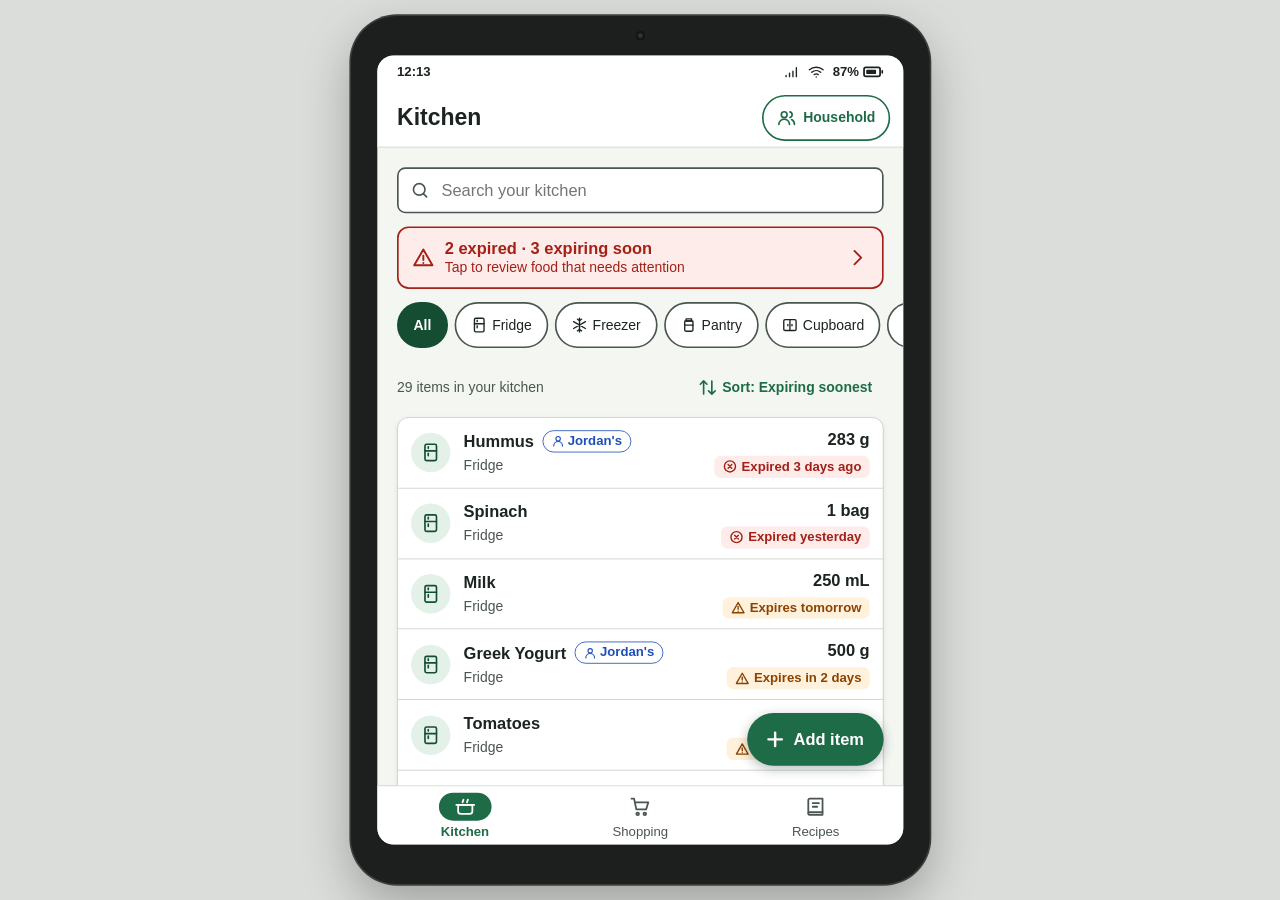
<file: index.html>
<!DOCTYPE html>
<html lang="en">
<head>
  <meta charset="UTF-8">
  <meta name="viewport" content="width=device-width, initial-scale=1">
  <title>Kitchen Companion</title>
  <link rel="stylesheet" href="css/style.css">
</head>
<body class="page">
  <div class="stage">
    <div class="device-scaler" id="scaler">
      <div class="device" id="device">
        <div class="device-camera" aria-hidden="true"></div>
        <div class="screen" id="screen">
          <div class="statusbar" aria-label="Device status">
            <span class="statusbar-time" id="clock">9:41</span>
            <span class="statusbar-icons">
              <svg class="icon" aria-label="Signal: full" role="img"><use href="#i-signal"></use></svg>
              <svg class="icon" aria-label="Wi-Fi: connected" role="img"><use href="#i-wifi"></use></svg>
              <span class="statusbar-battery"><span>87%</span><svg class="icon icon-battery" aria-label="Battery 87 percent" role="img"><use href="#i-battery"></use></svg></span>
            </span>
          </div>
          <header class="appbar" id="appbar"></header>
          <main class="main" id="main">
            <div class="view" id="view"></div>
            <div class="fab-slot" id="fab-slot"></div>
            <div class="toast-layer" id="toast-layer" aria-live="polite"></div>
          </main>
          <div class="keyboard" id="keyboard" aria-hidden="true"><img class="kb-text" src="assets/keyboard.svg" alt="" draggable="false"><img class="kb-num" src="assets/keypad.svg" alt="" draggable="false"></div>
          <nav class="bottomnav" id="nav" aria-label="Main"></nav>
          <div class="dialog-layer" id="dialog-layer"></div>
        </div>
      </div>
    </div>
  </div>

  <script src="js/icons.js"></script>
  <script src="js/data.js"></script>
  <script src="js/ui.js"></script>
  <script src="js/kitchen.js"></script>
  <script src="js/shopping.js"></script>
  <script src="js/recipes.js"></script>
  <script src="js/household.js"></script>
  <script src="js/app.js"></script>
</body>
</html>
</file>
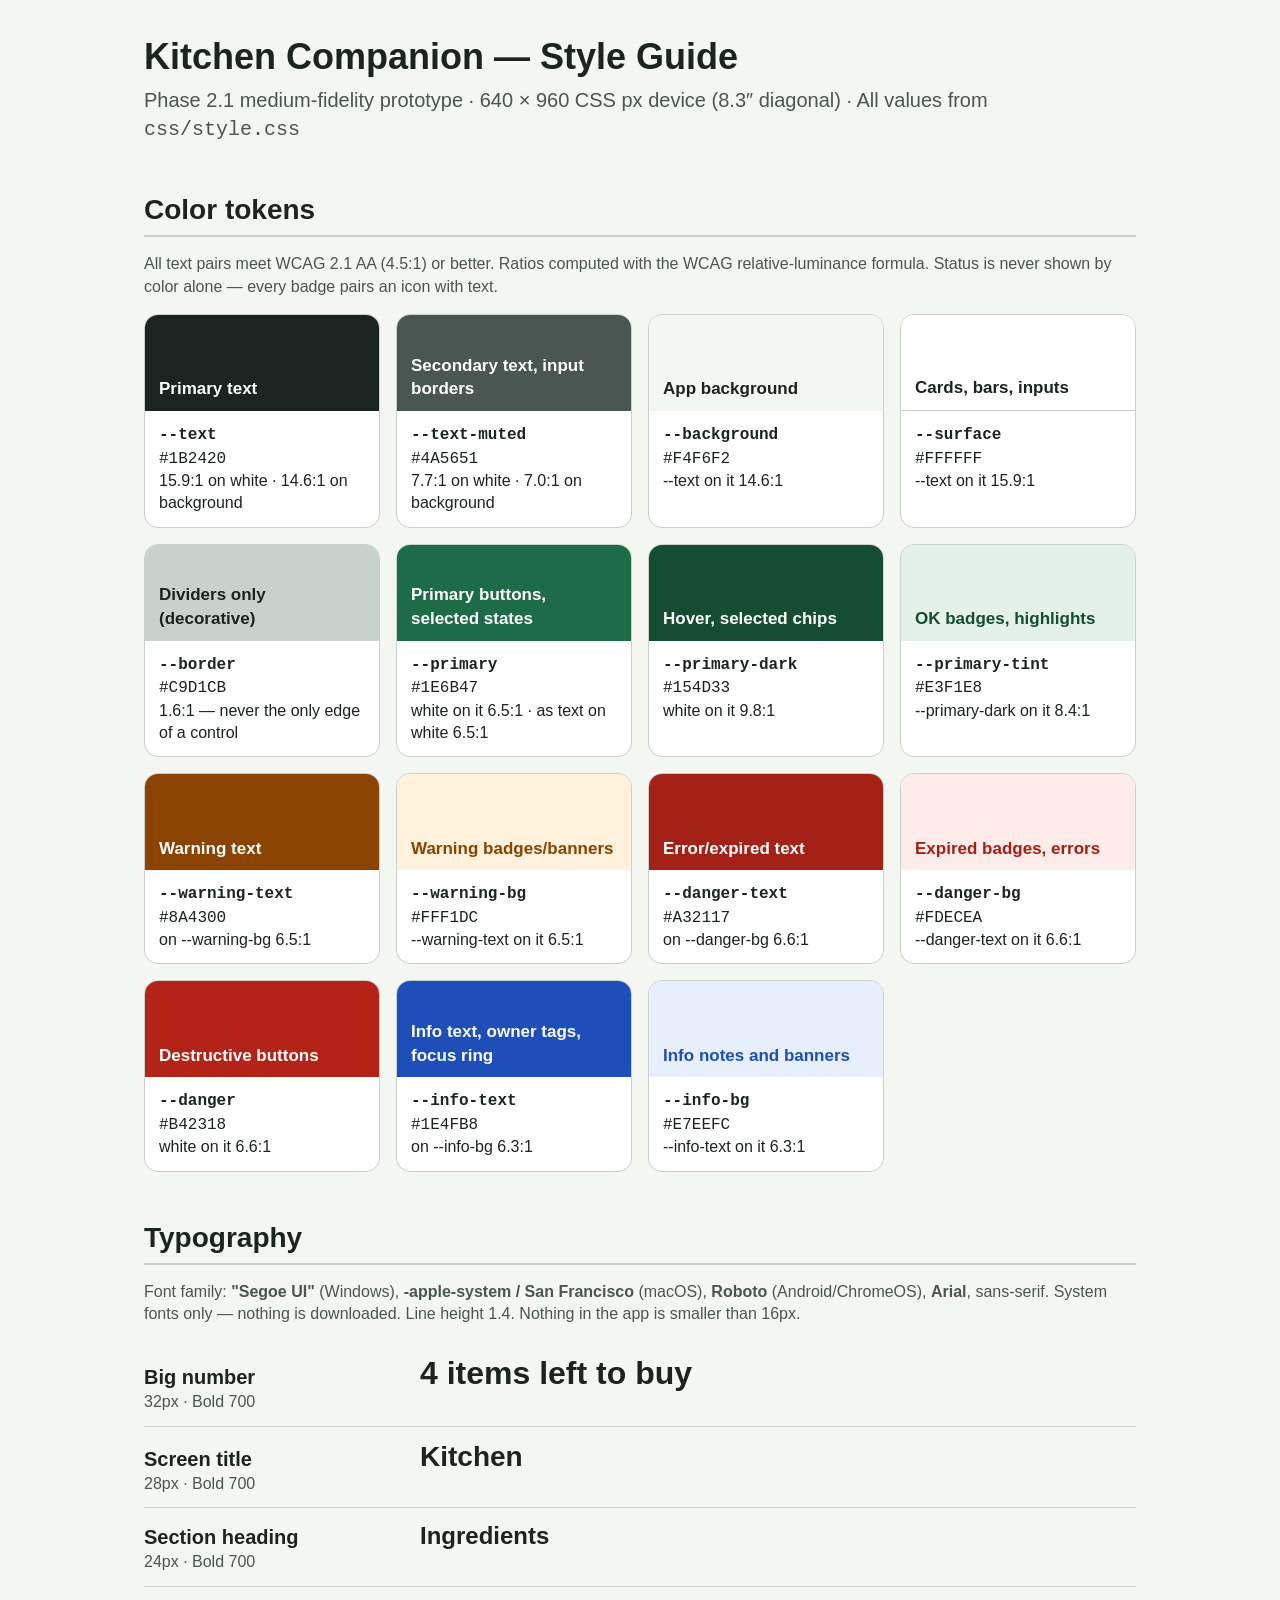
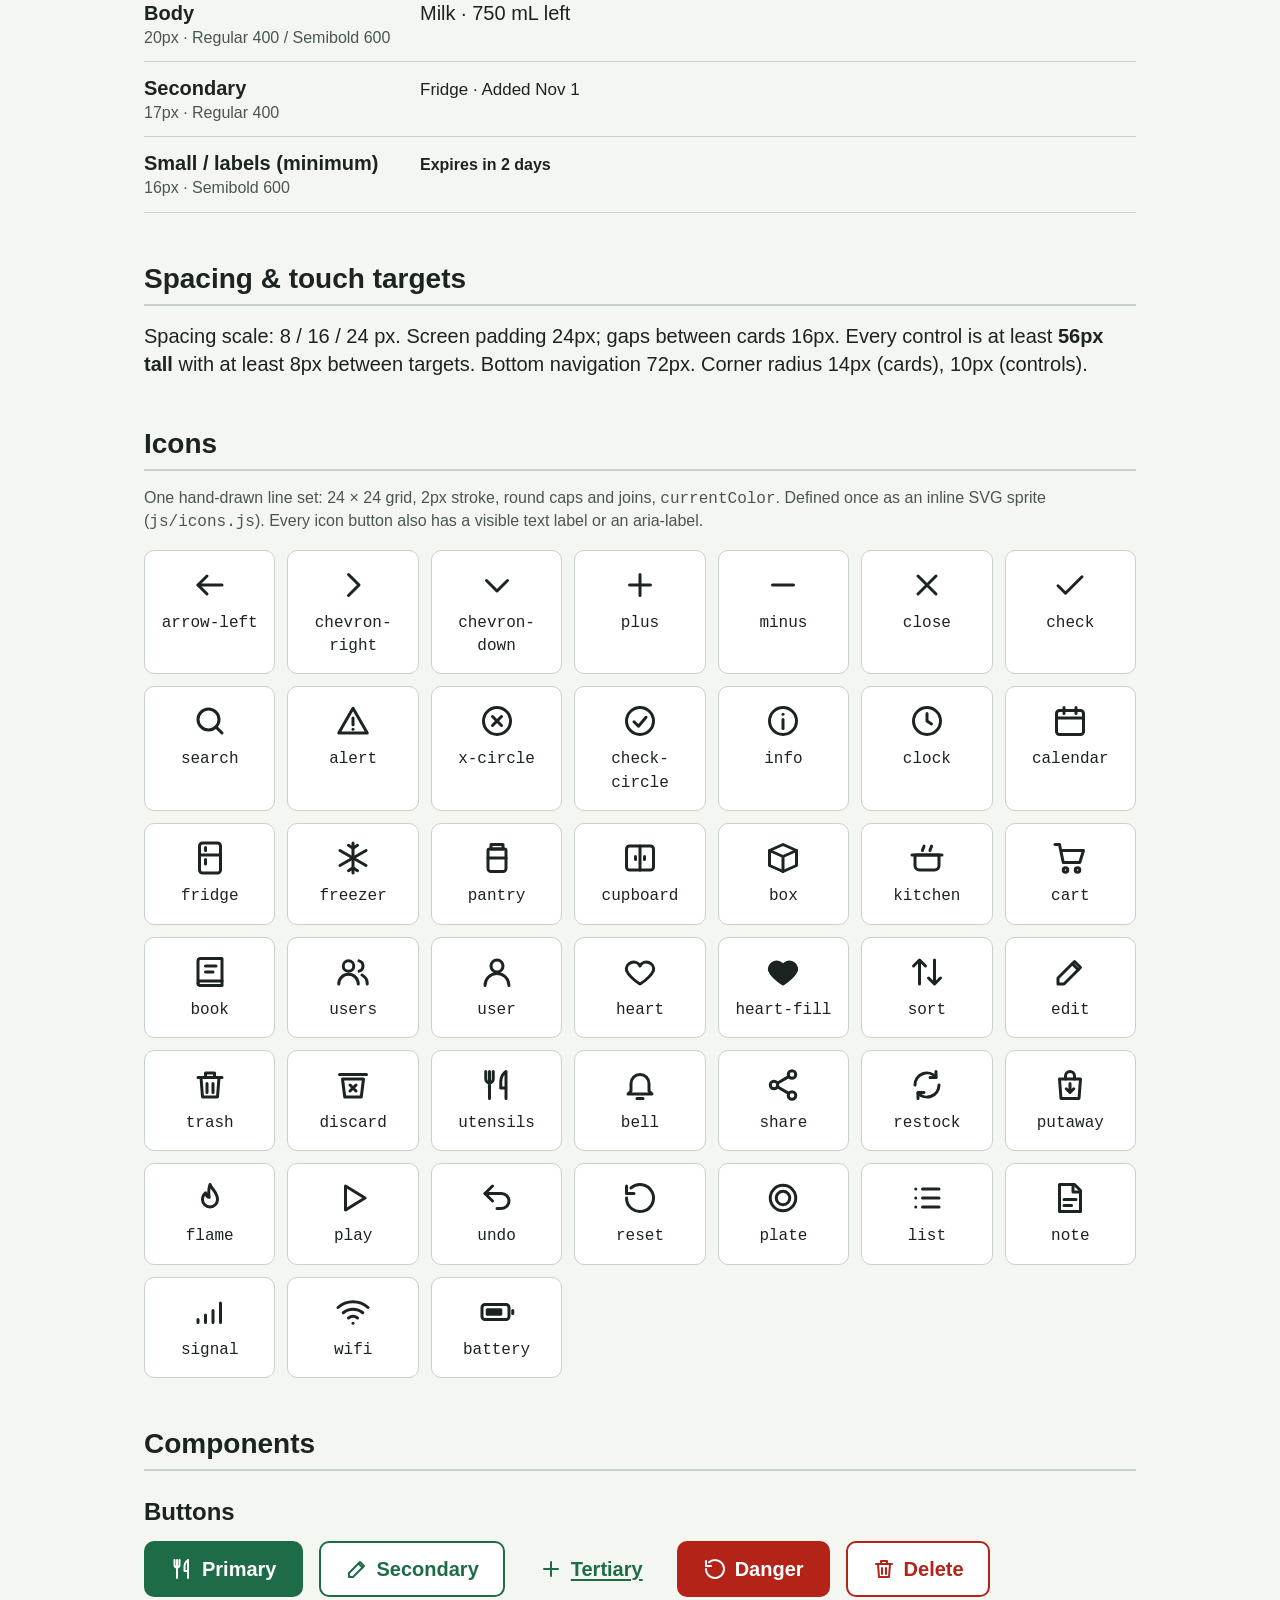
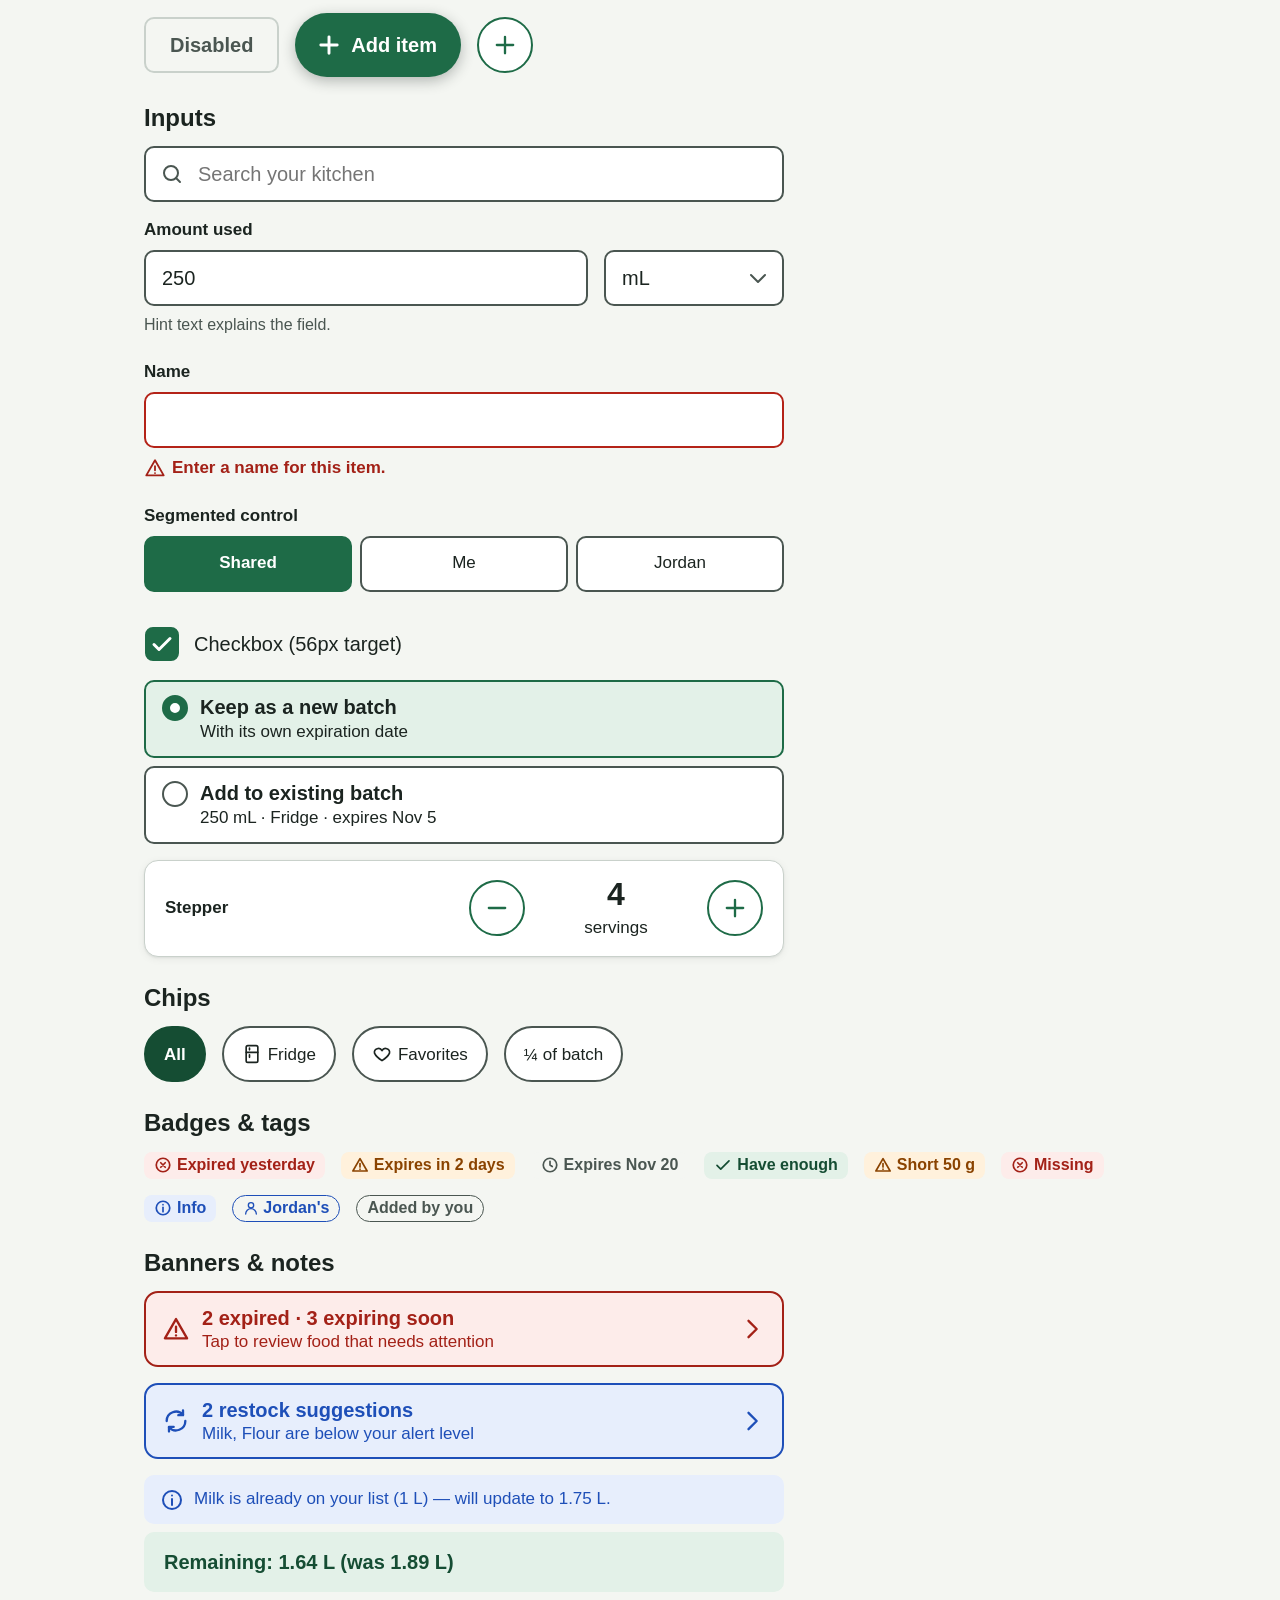
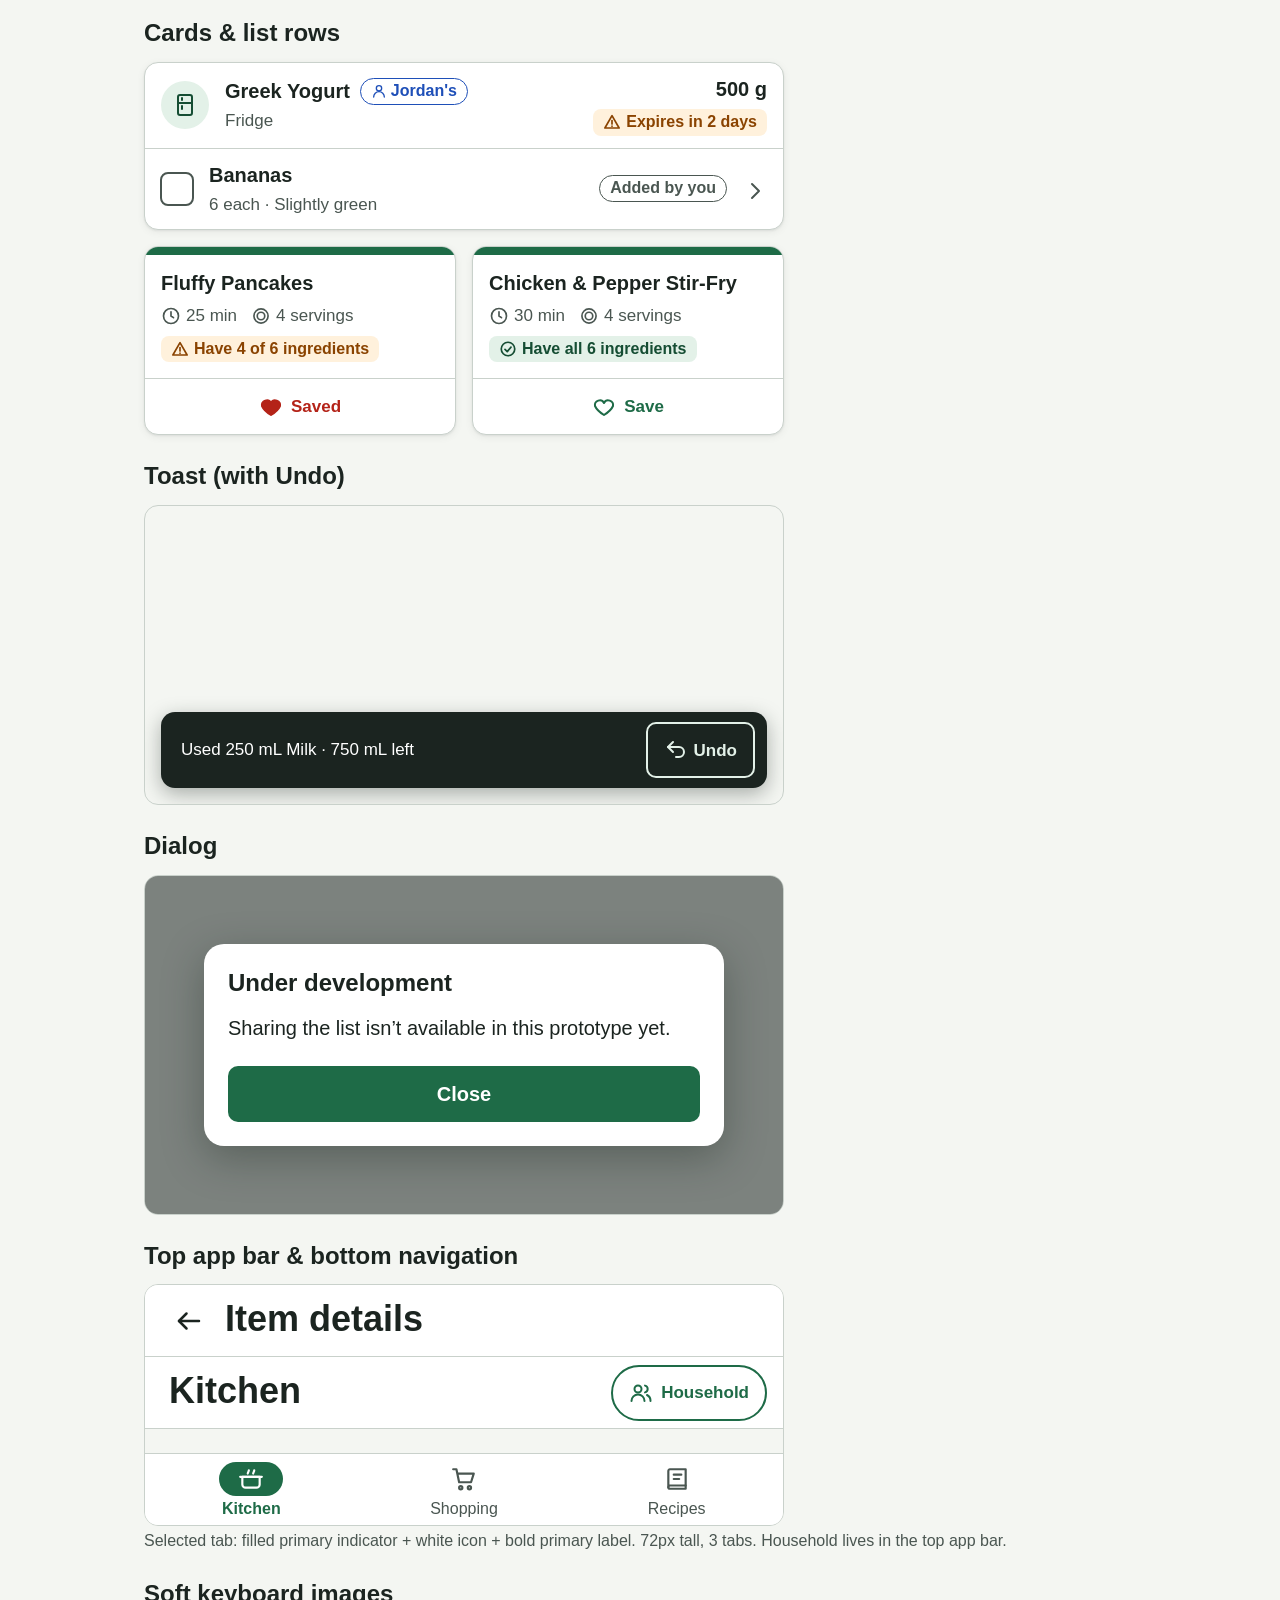
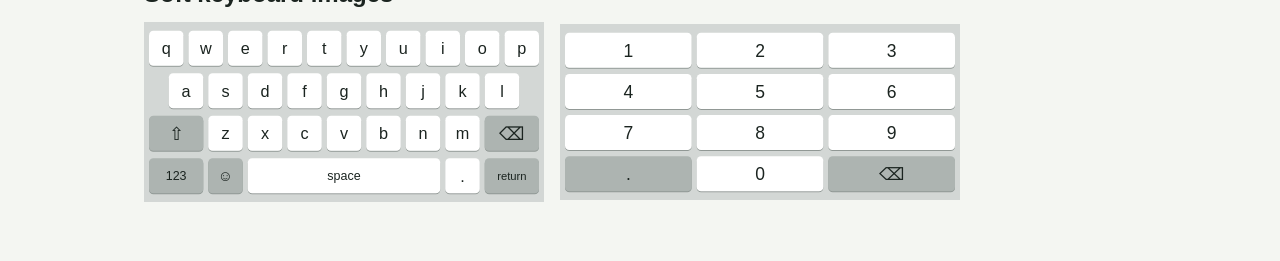
<file: style-guide.html>
<!DOCTYPE html>
<html lang="en">
<head>
  <meta charset="UTF-8">
  <meta name="viewport" content="width=device-width, initial-scale=1">
  <title>Kitchen Companion · Style Guide</title>
  <link rel="stylesheet" href="css/style.css">
  <style>
    /* Page layout for the guide only; components below use the app's own classes. */
    body.guide { background: var(--background); color: var(--text); font-family: var(--font); font-size: var(--fs-body); line-height: var(--lh); margin: 0; }
    .guide-wrap { max-width: 1040px; margin: 0 auto; padding: 32px 24px 64px; }
    .guide h1 { font-size: 36px; margin: 0 0 4px; }
    .guide h2.g { font-size: var(--fs-title); margin: 48px 0 16px; padding-bottom: 8px; border-bottom: 2px solid var(--border); }
    .guide h3 { font-size: var(--fs-heading); margin: 24px 0 12px; }
    .swatches { display: grid; grid-template-columns: repeat(auto-fill, minmax(230px, 1fr)); gap: 16px; }
    .swatch { background: var(--surface); border: 1px solid var(--border); border-radius: var(--radius); overflow: hidden; }
    .swatch-chip { height: 96px; display: flex; align-items: flex-end; padding: 10px 14px; font-weight: 700; font-size: var(--fs-secondary); }
    .swatch-info { padding: 12px 14px; font-size: var(--fs-small); }
    .swatch-info code { font-size: var(--fs-small); }
    .type-row { display: grid; grid-template-columns: 260px 1fr; gap: 16px; align-items: baseline; padding: 12px 0; border-bottom: 1px solid var(--border); }
    .type-row .muted { font-size: var(--fs-small); }
    .icons { display: grid; grid-template-columns: repeat(auto-fill, minmax(120px, 1fr)); gap: 12px; }
    .icon-cell { background: var(--surface); border: 1px solid var(--border); border-radius: var(--radius-sm); padding: 16px 8px; text-align: center; font-size: var(--fs-small); }
    .icon-cell .icon { width: 36px; height: 36px; display: block; margin: 0 auto 8px; }
    .demo-row { display: flex; flex-wrap: wrap; gap: 16px; align-items: center; margin-bottom: 16px; }
    .demo-box { width: 640px; max-width: 100%; }
    .demo-frame { position: relative; width: 640px; max-width: 100%; height: 300px; border-radius: var(--radius); overflow: hidden; background: var(--background); border: 1px solid var(--border); }
    .demo-frame .overlay { position: absolute; }
    .demo-frame .toast-layer { position: absolute; }
    .demo-nav { width: 640px; max-width: 100%; border: 1px solid var(--border); border-radius: var(--radius); overflow: hidden; }
    .spec { font-size: var(--fs-small); color: var(--text-muted); margin: 4px 0 16px; }
  </style>
</head>
<body class="guide">
<div class="guide-wrap" id="guide"></div>
<script src="js/icons.js"></script>
<script>
(function () {
  "use strict";
  var icon = KC.icon;
  var colors = [
    ["--text", "#1B2420", "Primary text", "15.9:1 on white · 14.6:1 on background", "#fff"],
    ["--text-muted", "#4A5651", "Secondary text, input borders", "7.7:1 on white · 7.0:1 on background", "#fff"],
    ["--background", "#F4F6F2", "App background", "--text on it 14.6:1", "#1B2420"],
    ["--surface", "#FFFFFF", "Cards, bars, inputs", "--text on it 15.9:1", "#1B2420"],
    ["--border", "#C9D1CB", "Dividers only (decorative)", "1.6:1 — never the only edge of a control", "#1B2420"],
    ["--primary", "#1E6B47", "Primary buttons, selected states", "white on it 6.5:1 · as text on white 6.5:1", "#fff"],
    ["--primary-dark", "#154D33", "Hover, selected chips", "white on it 9.8:1", "#fff"],
    ["--primary-tint", "#E3F1E8", "OK badges, highlights", "--primary-dark on it 8.4:1", "#154D33"],
    ["--warning-text", "#8A4300", "Warning text", "on --warning-bg 6.5:1", "#fff"],
    ["--warning-bg", "#FFF1DC", "Warning badges/banners", "--warning-text on it 6.5:1", "#8A4300"],
    ["--danger-text", "#A32117", "Error/expired text", "on --danger-bg 6.6:1", "#fff"],
    ["--danger-bg", "#FDECEA", "Expired badges, errors", "--danger-text on it 6.6:1", "#A32117"],
    ["--danger", "#B42318", "Destructive buttons", "white on it 6.6:1", "#fff"],
    ["--info-text", "#1E4FB8", "Info text, owner tags, focus ring", "on --info-bg 6.3:1", "#fff"],
    ["--info-bg", "#E7EEFC", "Info notes and banners", "--info-text on it 6.3:1", "#1E4FB8"]
  ];
  var type = [
    ["Big number", "32px · Bold 700", "var(--fs-big)", 700, "4 items left to buy"],
    ["Screen title", "28px · Bold 700", "var(--fs-title)", 700, "Kitchen"],
    ["Section heading", "24px · Bold 700", "var(--fs-heading)", 700, "Ingredients"],
    ["Body", "20px · Regular 400 / Semibold 600", "var(--fs-body)", 400, "Milk · 750 mL left"],
    ["Secondary", "17px · Regular 400", "var(--fs-secondary)", 400, "Fridge · Added Nov 1"],
    ["Small / labels (minimum)", "16px · Semibold 600", "var(--fs-small)", 600, "Expires in 2 days"]
  ];

  var html = "";
  html += '<h1>Kitchen Companion — Style Guide</h1><p class="muted">Phase 2.1 medium-fidelity prototype · 640 × 960 CSS px device (8.3″ diagonal) · All values from <code>css/style.css</code></p>';

  html += '<h2 class="g">Color tokens</h2><p class="spec">All text pairs meet WCAG 2.1 AA (4.5:1) or better. Ratios computed with the WCAG relative-luminance formula. Status is never shown by color alone — every badge pairs an icon with text.</p><div class="swatches">';
  colors.forEach(function (c) {
    html += '<div class="swatch"><div class="swatch-chip" style="background:' + c[1] + ";color:" + c[4] + (c[1] === "#FFFFFF" ? ";border-bottom:1px solid var(--border)" : "") + '">' + c[2] + '</div>' +
      '<div class="swatch-info"><strong><code>' + c[0] + "</code></strong><br><code>" + c[1] + "</code><br>" + c[3] + "</div></div>";
  });
  html += "</div>";

  html += '<h2 class="g">Typography</h2><p class="spec">Font family: <strong>"Segoe UI"</strong> (Windows), <strong>-apple-system / San Francisco</strong> (macOS), <strong>Roboto</strong> (Android/ChromeOS), <strong>Arial</strong>, sans-serif. System fonts only — nothing is downloaded. Line height 1.4. Nothing in the app is smaller than 16px.</p>';
  type.forEach(function (t) {
    html += '<div class="type-row"><div><strong>' + t[0] + '</strong><div class="muted">' + t[1] + '</div></div><div style="font-size:' + t[2] + ";font-weight:" + t[3] + ';line-height:1.3">' + t[4] + "</div></div>";
  });

  html += '<h2 class="g">Spacing &amp; touch targets</h2><p>Spacing scale: 8 / 16 / 24 px. Screen padding 24px; gaps between cards 16px. Every control is at least <strong>56px tall</strong> with at least 8px between targets. Bottom navigation 72px. Corner radius 14px (cards), 10px (controls).</p>';

  html += '<h2 class="g">Icons</h2><p class="spec">One hand-drawn line set: 24 × 24 grid, 2px stroke, round caps and joins, <code>currentColor</code>. Defined once as an inline SVG sprite (<code>js/icons.js</code>). Every icon button also has a visible text label or an aria-label.</p><div class="icons">';
  KC.ICON_NAMES.forEach(function (n) { html += '<div class="icon-cell">' + icon(n) + "<code>" + n + "</code></div>"; });
  html += "</div>";

  html += '<h2 class="g">Components</h2>';
  html += '<h3>Buttons</h3><div class="demo-row">' +
    '<button class="btn btn-primary">' + icon("utensils") + 'Primary</button>' +
    '<button class="btn btn-secondary">' + icon("edit") + 'Secondary</button>' +
    '<button class="btn btn-tertiary">' + icon("plus") + 'Tertiary</button>' +
    '<button class="btn btn-danger">' + icon("reset") + 'Danger</button>' +
    '<button class="btn btn-danger-outline">' + icon("trash") + 'Delete</button>' +
    '<button class="btn btn-primary" disabled>Disabled</button>' +
    '<button class="fab">' + icon("plus") + '<span>Add item</span></button>' +
    '<button class="icon-btn" aria-label="More">' + icon("plus") + '</button></div>';

  html += '<h3>Inputs</h3><div class="demo-box">' +
    '<div class="search">' + icon("search") + '<input class="input" type="search" placeholder="Search your kitchen" aria-label="Search"></div>' +
    '<div class="field"><label class="label" for="g1">Amount used</label><div class="qty-row"><input class="input" id="g1" type="number" value="250">' +
    '<div class="select-wrap"><select class="select" aria-label="Unit"><option>mL</option><option>L</option></select>' + icon("chevron-down") + '</div></div>' +
    '<div class="hint">Hint text explains the field.</div></div>' +
    '<div class="field"><label class="label" for="g2">Name</label><input class="input has-error" id="g2" type="text" value="">' +
    '<div class="field-error">' + icon("alert") + '<span>Enter a name for this item.</span></div></div>' +
    '<div class="field"><span class="label">Segmented control</span><div class="seg"><button class="seg-btn is-on" aria-pressed="true">Shared</button><button class="seg-btn" aria-pressed="false">Me</button><button class="seg-btn" aria-pressed="false">Jordan</button></div></div>' +
    '<div class="check-line"><button class="check" role="checkbox" aria-checked="true" aria-label="No expiration"><span class="check-box">' + icon("check") + '</span></button><span>Checkbox (56px target)</span></div>' +
    '<div class="radio-list" style="margin-top:8px"><button class="radio" role="radio" aria-checked="true"><span class="radio-dot"></span><span class="radio-text"><strong>Keep as a new batch</strong>With its own expiration date</span></button>' +
    '<button class="radio" role="radio" aria-checked="false"><span class="radio-dot"></span><span class="radio-text"><strong>Add to existing batch</strong>250 mL · Fridge · expires Nov 5</span></button></div>' +
    '<div class="card card-pad" style="margin-top:16px;display:flex;justify-content:space-between;align-items:center"><span class="label" style="margin:0">Stepper</span><div class="stepper"><button class="icon-btn" aria-label="Fewer">' + icon("minus") + '</button><div class="stepper-value"><span class="big-number">4</span><span class="secondary">servings</span></div><button class="icon-btn" aria-label="More">' + icon("plus") + '</button></div></div>' +
    "</div>";

  html += '<h3>Chips</h3><div class="demo-row"><button class="chip" aria-pressed="true">All</button><button class="chip" aria-pressed="false">' + icon("fridge") + 'Fridge</button><button class="chip" aria-pressed="false">' + icon("heart") + 'Favorites</button><button class="chip" aria-pressed="false">¼ of batch</button></div>';

  html += '<h3>Badges &amp; tags</h3><div class="demo-row">' +
    '<span class="badge badge-danger">' + icon("x-circle") + 'Expired yesterday</span>' +
    '<span class="badge badge-warning">' + icon("alert") + 'Expires in 2 days</span>' +
    '<span class="badge badge-neutral">' + icon("clock") + 'Expires Nov 20</span>' +
    '<span class="badge badge-ok">' + icon("check") + 'Have enough</span>' +
    '<span class="badge badge-warning">' + icon("alert") + 'Short 50 g</span>' +
    '<span class="badge badge-danger">' + icon("x-circle") + 'Missing</span>' +
    '<span class="badge badge-info">' + icon("info") + 'Info</span>' +
    '<span class="tag tag-owner">' + icon("user") + "Jordan's</span>" +
    '<span class="tag tag-source">Added by you</span></div>';

  html += '<h3>Banners &amp; notes</h3><div class="demo-box">' +
    '<button class="banner banner-danger">' + icon("alert") + '<span class="banner-main"><strong>2 expired · 3 expiring soon</strong><span class="banner-sub">Tap to review food that needs attention</span></span>' + icon("chevron-right") + '</button>' +
    '<button class="banner banner-info">' + icon("restock") + '<span class="banner-main"><strong>2 restock suggestions</strong><span class="banner-sub">Milk, Flour are below your alert level</span></span>' + icon("chevron-right") + '</button>' +
    '<div class="note note-info" style="margin-bottom:8px">' + icon("info") + '<span>Milk is already on your list (1 L) — will update to 1.75 L.</span></div>' +
    '<div class="preview">Remaining: 1.64 L (was 1.89 L)</div></div>';

  html += '<h3>Cards &amp; list rows</h3><div class="demo-box"><ul class="list card">' +
    '<li><button class="row"><span class="row-icon">' + icon("fridge") + '</span><span class="row-main"><span class="row-title">Greek Yogurt<span class="tag tag-owner">' + icon("user") + "Jordan's</span></span><span class=\"row-sub\">Fridge</span></span><span class=\"row-end\"><span class=\"row-qty\">500 g</span><span class=\"badge badge-warning\">" + icon("alert") + 'Expires in 2 days</span></span></button></li>' +
    '<li class="shop-row"><button class="check" role="checkbox" aria-checked="false" aria-label="Check off Bananas"><span class="check-box">' + icon("check") + '</span></button><button class="row"><span class="row-main"><span class="row-title">Bananas</span><span class="row-sub">6 each · Slightly green</span></span><span class="row-end"><span class="tag tag-source">Added by you</span></span><span class="row-chev">' + icon("chevron-right") + '</span></button></li>' +
    '</ul><div class="recipe-grid" style="margin-top:16px"><article class="card recipe-card"><div class="recipe-band"></div><button class="recipe-open"><span class="recipe-name">Fluffy Pancakes</span><span class="recipe-meta"><span>' + icon("clock") + '25 min</span><span>' + icon("plate") + '4 servings</span></span><span class="badge badge-warning">' + icon("alert") + 'Have 4 of 6 ingredients</span></button><button class="recipe-fav" aria-pressed="true">' + icon("heart-fill") + 'Saved</button></article>' +
    '<article class="card recipe-card"><div class="recipe-band"></div><button class="recipe-open"><span class="recipe-name">Chicken &amp; Pepper Stir-Fry</span><span class="recipe-meta"><span>' + icon("clock") + '30 min</span><span>' + icon("plate") + '4 servings</span></span><span class="badge badge-ok">' + icon("check-circle") + 'Have all 6 ingredients</span></button><button class="recipe-fav" aria-pressed="false">' + icon("heart") + 'Save</button></article></div></div>';

  html += '<h3>Toast (with Undo)</h3><div class="demo-frame"><div class="toast-layer"><div class="toast"><span class="toast-msg">Used 250 mL Milk · 750 mL left</span><button class="toast-undo">' + icon("undo") + 'Undo</button></div></div></div>';

  html += '<h3>Dialog</h3><div class="demo-frame" style="height:340px"><div class="overlay"><div class="dialog"><h2 class="dialog-title">Under development</h2><div class="dialog-body"><p>Sharing the list isn’t available in this prototype yet.</p></div><div class="dialog-actions"><button class="btn btn-primary">Close</button></div></div></div></div>';

  html += '<h3>Top app bar &amp; bottom navigation</h3><div class="demo-nav">' +
    '<div class="appbar"><button class="appbar-back" aria-label="Back">' + icon("arrow-left") + '</button><h1 class="appbar-title">Item details</h1></div>' +
    '<div class="appbar"><h1 class="appbar-title is-root">Kitchen</h1><div class="appbar-actions"><button class="appbar-btn">' + icon("users") + '<span>Household</span></button></div></div>' +
    '<div style="height:24px;background:var(--background)"></div>' +
    '<nav class="bottomnav"><button class="nav-tab is-active" aria-current="page"><span class="nav-ind">' + icon("kitchen") + '</span><span class="nav-label">Kitchen</span></button>' +
    '<button class="nav-tab"><span class="nav-ind">' + icon("cart") + '</span><span class="nav-label">Shopping</span></button>' +
    '<button class="nav-tab"><span class="nav-ind">' + icon("book") + '</span><span class="nav-label">Recipes</span></button></nav></div>' +
    '<p class="spec">Selected tab: filled primary indicator + white icon + bold primary label. 72px tall, 3 tabs. Household lives in the top app bar.</p>';

  html += '<h3>Soft keyboard images</h3><div class="demo-row"><img src="assets/keyboard.svg" alt="Text keyboard image" width="400"><img src="assets/keypad.svg" alt="Numeric keypad image" width="400"></div>';

  document.getElementById("guide").innerHTML = html;
})();
</script>
</body>
</html>
</file>
<file: css/style.css>
/* Kitchen Companion — Phase 2.1 medium-fidelity prototype.
   Device: 640x960 CSS px portrait (8.3" diagonal). */

:root {
  /* ---- App color tokens (contrast checked, WCAG AA or better) ---- */
  --text: #1B2420;          /* 15.9:1 on --surface, 14.6:1 on --background, 13.6:1 on --primary-tint */
  --text-muted: #4A5651;    /* 7.7:1 on --surface, 7.0:1 on --background; also used for input borders (7.7:1, >= 3:1 non-text) */
  --background: #F4F6F2;
  --surface: #FFFFFF;
  --border: #C9D1CB;        /* decorative dividers only (1.6:1) — never the only boundary of a control */
  --primary: #1E6B47;       /* white text on it 6.5:1; as text on white 6.5:1, on --background 5.9:1 */
  --primary-dark: #154D33;  /* white on it 9.8:1 */
  --primary-tint: #E3F1E8;  /* --primary-dark text on it 8.4:1; --text on it 13.6:1 */
  --warning-text: #8A4300;  /* on --warning-bg 6.5:1 */
  --warning-bg: #FFF1DC;
  --danger-text: #A32117;   /* on --danger-bg 6.6:1 */
  --danger-bg: #FDECEA;
  --danger: #B42318;        /* white on it 6.6:1; as text on white 6.6:1 */
  --info-text: #1E4FB8;     /* on --info-bg 6.3:1 */
  --info-bg: #E7EEFC;
  /* Toast: white on --text 15.9:1, --primary-tint on --text 13.6:1 */

  /* ---- Device chrome only (outside the app UI) ---- */
  --page-bg: #DADDD9;
  --bezel: #1C1F1E;
  --bezel-edge: #3A3F3D;

  /* ---- Typography ---- */
  --font: "Segoe UI", -apple-system, Roboto, Arial, sans-serif;
  --fs-body: 20px;
  --fs-secondary: 17px;
  --fs-small: 16px;
  --fs-heading: 24px;
  --fs-title: 28px;
  --fs-big: 32px;
  --lh: 1.4;

  /* ---- Spacing / shape ---- */
  --sp-1: 8px;
  --sp-2: 16px;
  --sp-3: 24px;
  --radius: 14px;
  --radius-sm: 10px;
  --target: 56px;
  --nav-h: 72px;
  --shadow: 0 1px 2px rgba(27, 36, 32, 0.08), 0 2px 8px rgba(27, 36, 32, 0.06);
  --scrim: rgba(27, 36, 32, 0.55); /* --text at 55% */
}

* { box-sizing: border-box; }

html, body { margin: 0; height: 100%; }

body.page {
  background: var(--page-bg);
  font-family: var(--font);
  overflow: hidden;
}

/* ---------------- Device frame ---------------- */

.stage {
  height: 100%;
  display: flex;
  align-items: center;
  justify-content: center;
}

.device-scaler { position: relative; flex: none; }

.device {
  position: absolute;
  top: 0;
  left: 0;
  width: 704px;
  height: 1056px;
  padding: 48px 32px;
  background: var(--bezel);
  border-radius: 56px;
  box-shadow: 0 0 0 2px var(--bezel-edge), 0 24px 60px rgba(0, 0, 0, 0.28);
  transform-origin: top left;
}

.device-camera {
  position: absolute;
  top: 18px;
  left: 50%;
  width: 12px;
  height: 12px;
  margin-left: -6px;
  border-radius: 50%;
  background: #2E3533;
  box-shadow: inset 0 0 0 3px #111514;
}

.screen {
  position: relative;
  width: 640px;
  height: 960px;
  overflow: hidden;
  border-radius: 20px;
  background: var(--background);
  color: var(--text);
  font-family: var(--font);
  font-size: var(--fs-body);
  line-height: var(--lh);
  display: flex;
  flex-direction: column;
}

/* ---------------- Status bar ---------------- */

.statusbar {
  flex: none;
  height: 40px;
  padding: 0 var(--sp-3);
  display: flex;
  align-items: center;
  justify-content: space-between;
  background: var(--surface);
  font-size: var(--fs-small);
  font-weight: 600;
}

.statusbar-icons { display: flex; align-items: center; gap: 10px; }
.statusbar .icon { width: 20px; height: 20px; }
.statusbar-battery { display: flex; align-items: center; gap: 4px; }
.statusbar .icon-battery { width: 26px; height: 26px; }

/* ---------------- Icons ---------------- */

.icon {
  width: 24px;
  height: 24px;
  flex: none;
  fill: none;
  stroke: currentColor;
  stroke-width: 2;
  stroke-linecap: round;
  stroke-linejoin: round;
  vertical-align: middle;
}

/* ---------------- App bar ---------------- */

.appbar {
  flex: none;
  height: 72px;
  padding: 0 var(--sp-2);
  display: flex;
  align-items: center;
  gap: var(--sp-1);
  background: var(--surface);
  border-bottom: 1px solid var(--border);
}

.appbar-title {
  flex: 1;
  margin: 0;
  font-size: var(--fs-title);
  font-weight: 700;
  white-space: nowrap;
  overflow: hidden;
  text-overflow: ellipsis;
}
.appbar-title.is-root { padding-left: var(--sp-1); }

.appbar-back {
  width: var(--target);
  height: var(--target);
  border: none;
  border-radius: 50%;
  background: none;
  color: var(--text);
  display: grid;
  place-items: center;
  cursor: pointer;
}
.appbar-back .icon { width: 30px; height: 30px; }

.appbar-actions { display: flex; gap: var(--sp-1); }

.appbar-btn {
  min-height: var(--target);
  padding: 0 var(--sp-2);
  border: 2px solid var(--primary);
  border-radius: 28px;
  background: var(--surface);
  color: var(--primary);
  font: 600 var(--fs-secondary) / 1 var(--font);
  display: flex;
  align-items: center;
  gap: var(--sp-1);
  cursor: pointer;
}

.appbar-back:hover, .appbar-btn:hover { background: var(--primary-tint); }

/* ---------------- Main area ---------------- */

.main {
  position: relative;
  flex: 1;
  min-height: 0;
  display: flex;
  flex-direction: column;
}

.view {
  flex: 1;
  min-height: 0;
  overflow-y: auto;
  overflow-x: hidden;
  scrollbar-width: thin;
}

.screen-root { padding: var(--sp-3) var(--sp-3) 112px; }
.screen-root.no-fab { padding-bottom: var(--sp-3); }

.fab-slot { position: absolute; right: var(--sp-3); bottom: var(--sp-3); z-index: 5; }

.fab {
  height: 64px;
  padding: 0 var(--sp-3) 0 20px;
  border: none;
  border-radius: 32px;
  background: var(--primary);
  color: #fff;
  font: 700 var(--fs-body) / 1 var(--font);
  display: flex;
  align-items: center;
  gap: var(--sp-1);
  box-shadow: 0 4px 14px rgba(27, 36, 32, 0.3);
  cursor: pointer;
  transition: transform 0.2s;
}
.fab .icon { width: 28px; height: 28px; stroke-width: 2.5; }
.fab:hover { background: var(--primary-dark); }
.main.has-toast .fab { transform: translateY(-92px); }

/* ---------------- Bottom nav ---------------- */

.bottomnav {
  flex: none;
  height: var(--nav-h);
  display: flex;
  background: var(--surface);
  border-top: 1px solid var(--border);
}

.nav-tab {
  flex: 1;
  border: none;
  background: none;
  color: var(--text-muted);
  font: 500 var(--fs-small) / 1.1 var(--font);
  display: flex;
  flex-direction: column;
  align-items: center;
  justify-content: center;
  gap: 4px;
  cursor: pointer;
}

.nav-ind {
  width: 64px;
  height: 34px;
  border-radius: 17px;
  display: grid;
  place-items: center;
}
.nav-ind .icon { width: 26px; height: 26px; }

.nav-tab.is-active { color: var(--primary); font-weight: 700; }
.nav-tab.is-active .nav-ind { background: var(--primary); color: #fff; }
.nav-tab:not(.is-active):hover .nav-ind { background: var(--primary-tint); }

/* ---------------- Soft keyboard ---------------- */

.keyboard { display: none; flex: none; background: #D3D7D5; user-select: none; }
.keyboard img { display: block; width: 640px; pointer-events: none; }
.keyboard.is-open { display: block; }
.keyboard .kb-text { height: 288px; }
.keyboard .kb-num { height: 282px; }
.keyboard.is-text .kb-num, .keyboard.is-numeric .kb-text { display: none; }
.kb-open .bottomnav, .kb-open .fab-slot { display: none; }

/* ---------------- Text ---------------- */

h2, .section-title {
  margin: 0 0 var(--sp-2);
  font-size: var(--fs-heading);
  font-weight: 700;
  line-height: 1.25;
}
.section { margin-top: var(--sp-3); }
.section:first-child { margin-top: 0; }
.section-head { display: flex; align-items: center; justify-content: space-between; gap: var(--sp-2); margin-bottom: var(--sp-2); }
.section-head .section-title { margin: 0; }

p { margin: 0 0 var(--sp-2); }
.muted { color: var(--text-muted); }
.secondary { font-size: var(--fs-secondary); }
.small { font-size: var(--fs-small); }
.big-number { font-size: var(--fs-big); font-weight: 700; line-height: 1.1; }
strong, b { font-weight: 700; }

/* ---------------- Buttons ---------------- */

.btn {
  min-height: var(--target);
  padding: 0 var(--sp-3);
  border: 2px solid transparent;
  border-radius: var(--radius-sm);
  font: 600 var(--fs-body) / 1.2 var(--font);
  display: inline-flex;
  align-items: center;
  justify-content: center;
  gap: var(--sp-1);
  cursor: pointer;
  text-align: center;
}
.btn-primary { background: var(--primary); color: #fff; }
.btn-primary:hover { background: var(--primary-dark); }
.btn-secondary { background: var(--surface); color: var(--primary); border-color: var(--primary); }
.btn-secondary:hover { background: var(--primary-tint); }
.btn-tertiary { background: none; color: var(--primary); padding: 0 var(--sp-2); text-decoration: underline; text-underline-offset: 3px; }
.btn-tertiary:hover { background: var(--primary-tint); }
.btn-danger { background: var(--danger); color: #fff; }
.btn-danger:hover { background: var(--danger-text); }
.btn-danger-outline { background: var(--surface); color: var(--danger); border-color: var(--danger); }
.btn-danger-outline:hover { background: var(--danger-bg); }
.btn-block { display: flex; width: 100%; }
.btn:disabled, .btn[aria-disabled="true"] {
  background: var(--background);
  color: var(--text-muted);
  border-color: var(--border);
  cursor: not-allowed;
}
.btn-row { display: flex; gap: var(--sp-2); }
.btn-row > .btn { flex: 1; }
.btn-grid { display: grid; grid-template-columns: 1fr 1fr; gap: var(--sp-2); }

.icon-btn {
  width: var(--target);
  height: var(--target);
  border: 2px solid var(--primary);
  border-radius: 50%;
  background: var(--surface);
  color: var(--primary);
  display: grid;
  place-items: center;
  cursor: pointer;
}
.icon-btn:disabled { color: var(--text-muted); border-color: var(--border); cursor: not-allowed; }
.icon-btn .icon { width: 28px; height: 28px; }

:focus-visible { outline: 3px solid var(--info-text); outline-offset: 2px; }

/* ---------------- Forms ---------------- */

.field { margin-bottom: var(--sp-3); }
.label { display: block; margin-bottom: var(--sp-1); font-size: var(--fs-secondary); font-weight: 600; }
.hint { margin-top: var(--sp-1); font-size: var(--fs-small); color: var(--text-muted); }

.input, .select {
  width: 100%;
  min-height: var(--target);
  padding: 0 var(--sp-2);
  border: 2px solid var(--text-muted);
  border-radius: var(--radius-sm);
  background: var(--surface);
  color: var(--text);
  font: 400 var(--fs-body) / 1.2 var(--font);
}
.input:focus, .select:focus { outline: none; border-color: var(--primary); box-shadow: 0 0 0 3px var(--primary-tint); }
.input:disabled { background: var(--background); color: var(--text-muted); }
.input.has-error { border-color: var(--danger); }
textarea.input { padding-top: 14px; min-height: 96px; resize: none; }
.select { appearance: none; padding-right: 44px; background-image: none; cursor: pointer; }
.select-wrap { position: relative; }
.select-wrap .icon { position: absolute; right: 14px; top: 50%; margin-top: -12px; pointer-events: none; color: var(--text-muted); }

.qty-row { display: grid; grid-template-columns: 1fr 180px; gap: var(--sp-2); }

.field-error {
  margin-top: var(--sp-1);
  color: var(--danger-text);
  font-size: var(--fs-secondary);
  font-weight: 600;
  display: flex;
  align-items: flex-start;
  gap: 6px;
}
.field-error .icon { width: 22px; height: 22px; margin-top: 1px; }
.field-error:empty { display: none; }

.search {
  position: relative;
  margin-bottom: var(--sp-2);
}
.search .icon { position: absolute; left: 16px; top: 50%; margin-top: -12px; color: var(--text-muted); }
.search .input { padding-left: 52px; }
.input[type="search"]::-webkit-search-cancel-button { -webkit-appearance: none; }

/* Segmented control */
.seg { display: flex; gap: var(--sp-1); flex-wrap: wrap; }
.seg-btn {
  flex: 1 1 0;
  min-width: 0;
  min-height: var(--target);
  padding: 0 10px;
  border: 2px solid var(--text-muted);
  border-radius: var(--radius-sm);
  background: var(--surface);
  color: var(--text);
  font: 500 var(--fs-secondary) / 1.1 var(--font);
  display: flex;
  align-items: center;
  justify-content: center;
  gap: 6px;
  cursor: pointer;
}
.seg-btn.is-on { background: var(--primary); border-color: var(--primary); color: #fff; font-weight: 700; }
.seg-btn:not(.is-on):hover { background: var(--primary-tint); }
.seg-btn .icon { width: 22px; height: 22px; }

/* Chips (filters) */
.chip-row {
  display: flex;
  gap: var(--sp-1);
  overflow-x: auto;
  margin: 0 calc(-1 * var(--sp-3)) var(--sp-2);
  padding: 0 var(--sp-3) 4px;
  scrollbar-width: none;
}
.chip-row::-webkit-scrollbar { display: none; }
.chip {
  flex: none;
  min-height: var(--target);
  padding: 0 18px;
  border: 2px solid var(--text-muted);
  border-radius: 28px;
  background: var(--surface);
  color: var(--text);
  font: 500 var(--fs-secondary) / 1 var(--font);
  display: inline-flex;
  align-items: center;
  gap: 6px;
  cursor: pointer;
}
.chip .icon { width: 20px; height: 20px; }
.chip[aria-pressed="true"] { background: var(--primary-dark); border-color: var(--primary-dark); color: #fff; font-weight: 700; }
.chip[aria-pressed="false"]:hover { background: var(--primary-tint); }

/* Big checkbox */
.check {
  flex: none;
  width: var(--target);
  height: var(--target);
  border: none;
  background: none;
  padding: 0;
  display: grid;
  place-items: center;
  cursor: pointer;
}
.check-box {
  width: 34px;
  height: 34px;
  border: 2px solid var(--text-muted);
  border-radius: 8px;
  background: var(--surface);
  display: grid;
  place-items: center;
  color: transparent;
}
.check-box .icon { width: 24px; height: 24px; stroke-width: 3; }
.check[aria-checked="true"] .check-box { background: var(--primary); border-color: var(--primary); color: #fff; }

/* Labeled checkbox (e.g. "No expiration") */
.check-line {
  display: flex;
  align-items: center;
  gap: 4px;
  min-height: var(--target);
  margin-left: -10px;
  font-size: var(--fs-body);
  cursor: pointer;
}

/* Radio cards */
.radio-list { display: flex; flex-direction: column; gap: var(--sp-1); }
.radio {
  width: 100%;
  min-height: var(--target);
  padding: 12px var(--sp-2);
  border: 2px solid var(--text-muted);
  border-radius: var(--radius-sm);
  background: var(--surface);
  color: var(--text);
  font: 400 var(--fs-secondary) / 1.35 var(--font);
  display: flex;
  align-items: flex-start;
  gap: 12px;
  text-align: left;
  cursor: pointer;
}
.radio-dot {
  flex: none;
  width: 26px;
  height: 26px;
  margin-top: 1px;
  border: 2px solid var(--text-muted);
  border-radius: 50%;
  background: var(--surface);
}
.radio[aria-checked="true"] { border-color: var(--primary); background: var(--primary-tint); }
.radio[aria-checked="true"] .radio-dot { border: 8px solid var(--primary); }
.radio-text { flex: 1; }
.radio-text strong { display: block; font-size: var(--fs-body); }

/* Stepper */
.stepper { display: flex; align-items: center; gap: var(--sp-2); }
.stepper-value { min-width: 150px; text-align: center; }
.stepper-value .big-number { display: block; }

/* ---------------- Cards + lists ---------------- */

.card {
  background: var(--surface);
  border: 1px solid var(--border);
  border-radius: var(--radius);
  box-shadow: var(--shadow);
}
.card-pad { padding: var(--sp-2) 20px; }
.card + .card { margin-top: var(--sp-2); }

.list { list-style: none; margin: 0; padding: 0; }
.list > li + li { border-top: 1px solid var(--border); }

.row {
  width: 100%;
  min-height: 80px;
  padding: 12px var(--sp-2);
  border: none;
  background: none;
  color: inherit;
  font: inherit;
  display: flex;
  align-items: center;
  gap: var(--sp-2);
  text-align: left;
  cursor: pointer;
}
button.row:hover { background: var(--background); }
.row-icon {
  flex: none;
  width: 48px;
  height: 48px;
  border-radius: 50%;
  background: var(--primary-tint);
  color: var(--primary-dark);
  display: grid;
  place-items: center;
}
.row-main { flex: 1; min-width: 0; }
.row-title { font-size: var(--fs-body); font-weight: 600; display: flex; align-items: center; flex-wrap: wrap; gap: 4px 10px; }
.row-sub { font-size: var(--fs-secondary); color: var(--text-muted); margin-top: 2px; }
.row-end { flex: none; display: flex; flex-direction: column; align-items: flex-end; gap: 6px; text-align: right; }
.row-qty { font-size: var(--fs-body); font-weight: 700; white-space: nowrap; }
.row-chev { color: var(--text-muted); }
.row.is-done .row-title { text-decoration: line-through; color: var(--text-muted); }

.list-group-title {
  margin: var(--sp-3) 0 var(--sp-1);
  font-size: var(--fs-secondary);
  font-weight: 700;
  color: var(--text-muted);
  display: flex;
  justify-content: space-between;
}
.list-group-title:first-child { margin-top: 0; }

.shop-row { display: flex; align-items: center; padding-left: 4px; }
.shop-row .row { padding-left: 4px; }

/* ---------------- Badges + tags ---------------- */

.badge {
  display: inline-flex;
  align-items: center;
  gap: 5px;
  padding: 3px 10px;
  border-radius: 8px;
  font-size: var(--fs-small);
  font-weight: 600;
  line-height: 1.3;
  white-space: nowrap;
}
.badge .icon { width: 18px; height: 18px; stroke-width: 2.25; }
.badge-danger { background: var(--danger-bg); color: var(--danger-text); }
.badge-warning { background: var(--warning-bg); color: var(--warning-text); }
.badge-info { background: var(--info-bg); color: var(--info-text); }
.badge-ok { background: var(--primary-tint); color: var(--primary-dark); }
.badge-neutral { background: var(--background); color: var(--text-muted); }

.tag {
  display: inline-flex;
  align-items: center;
  gap: 4px;
  padding: 2px 10px;
  border: 1.5px solid var(--info-text);
  border-radius: 14px;
  color: var(--info-text);
  font-size: var(--fs-small);
  font-weight: 600;
  line-height: 1.3;
}
.tag .icon { width: 16px; height: 16px; }
.tag-source { border-color: var(--text-muted); color: var(--text-muted); }

/* ---------------- Banners / notes ---------------- */

.banner {
  width: 100%;
  min-height: 64px;
  margin-bottom: var(--sp-2);
  padding: 12px var(--sp-2);
  border: 2px solid currentColor;
  border-radius: var(--radius);
  font: 400 var(--fs-body) / 1.3 var(--font);
  display: flex;
  align-items: center;
  gap: 12px;
  text-align: left;
  cursor: pointer;
}
.banner .icon { width: 28px; height: 28px; }
.banner-main { flex: 1; }
.banner-sub { display: block; font-size: var(--fs-secondary); }
.banner-danger { background: var(--danger-bg); color: var(--danger-text); }
.banner-warning { background: var(--warning-bg); color: var(--warning-text); }
.banner-info { background: var(--info-bg); color: var(--info-text); }
.banner-ok { background: var(--primary-tint); color: var(--primary-dark); }
.banner-static { cursor: default; }

.note {
  padding: 12px var(--sp-2);
  border-radius: var(--radius-sm);
  font-size: var(--fs-secondary);
  display: flex;
  gap: 10px;
  align-items: flex-start;
}
.note .icon { margin-top: 1px; }
.note-info { background: var(--info-bg); color: var(--info-text); }
.note-warning { background: var(--warning-bg); color: var(--warning-text); }
.note-danger { background: var(--danger-bg); color: var(--danger-text); }
.note-ok { background: var(--primary-tint); color: var(--primary-dark); }

/* ---------------- Toolbar ---------------- */

.toolbar {
  display: flex;
  align-items: center;
  justify-content: space-between;
  gap: var(--sp-2);
  margin-bottom: var(--sp-1);
}
.toolbar-count { font-size: var(--fs-secondary); color: var(--text-muted); }
.sort-btn {
  min-height: var(--target);
  padding: 0 14px;
  border: none;
  border-radius: var(--radius-sm);
  background: none;
  color: var(--primary);
  font: 600 var(--fs-secondary) / 1 var(--font);
  display: flex;
  align-items: center;
  gap: 6px;
  cursor: pointer;
}
.sort-btn:hover { background: var(--primary-tint); }

/* ---------------- Empty states ---------------- */

.empty { padding: var(--sp-3) var(--sp-2); text-align: center; }
.empty-icon {
  width: 72px;
  height: 72px;
  margin: 0 auto var(--sp-2);
  border-radius: 50%;
  background: var(--primary-tint);
  color: var(--primary-dark);
  display: grid;
  place-items: center;
}
.empty-icon .icon { width: 36px; height: 36px; }
.empty-title { font-size: var(--fs-heading); font-weight: 700; margin-bottom: var(--sp-1); }
.empty-text { color: var(--text-muted); }
.empty-actions { display: flex; flex-direction: column; gap: var(--sp-2); margin-top: var(--sp-2); }

/* ---------------- Toast ---------------- */

.toast-layer { position: absolute; left: var(--sp-2); right: var(--sp-2); bottom: var(--sp-2); z-index: 8; pointer-events: none; }
.toast {
  min-height: 72px;
  padding: 10px 12px 10px 20px;
  border-radius: var(--radius);
  background: var(--text);
  color: #fff;
  font-size: var(--fs-secondary);
  display: flex;
  align-items: center;
  gap: var(--sp-2);
  box-shadow: 0 6px 20px rgba(27, 36, 32, 0.35);
  pointer-events: auto;
  animation: toast-in 0.2s ease-out;
}
.toast-msg { flex: 1; }
.toast-undo {
  min-height: var(--target);
  padding: 0 var(--sp-2);
  border: 2px solid var(--primary-tint);
  border-radius: var(--radius-sm);
  background: none;
  color: var(--primary-tint);
  font: 700 var(--fs-secondary) / 1 var(--font);
  display: flex;
  align-items: center;
  gap: 6px;
  cursor: pointer;
}
.toast-undo:hover { background: rgba(227, 241, 232, 0.12); }
@keyframes toast-in { from { transform: translateY(16px); opacity: 0; } to { transform: none; opacity: 1; } }

/* ---------------- Dialog ---------------- */

.dialog-layer { position: absolute; inset: 0; pointer-events: none; z-index: 20; }
.overlay {
  position: absolute;
  inset: 0;
  background: var(--scrim);
  display: flex;
  align-items: center;
  justify-content: center;
  padding: var(--sp-3);
  pointer-events: auto;
}
.dialog {
  width: 100%;
  max-width: 520px;
  padding: var(--sp-3);
  border-radius: 20px;
  background: var(--surface);
  box-shadow: 0 12px 40px rgba(27, 36, 32, 0.35);
}
.dialog-title { margin: 0 0 var(--sp-2); font-size: var(--fs-heading); }
.dialog-body p:last-child { margin-bottom: 0; }
.dialog-actions { display: flex; flex-wrap: wrap; justify-content: flex-end; gap: var(--sp-2); margin-top: var(--sp-3); }
.dialog-actions .btn { flex: 1 1 auto; }

/* ---------------- Steps / progress ---------------- */

.steps { display: flex; gap: var(--sp-1); margin-bottom: var(--sp-3); }
.steps-item { flex: 1; font-size: var(--fs-small); font-weight: 600; color: var(--text-muted); }
.steps-bar { height: 8px; border-radius: 4px; background: var(--border); margin-bottom: 6px; }
.steps-item.is-on { color: var(--primary-dark); }
.steps-item.is-on .steps-bar { background: var(--primary); }
.steps-caption { font-size: var(--fs-secondary); color: var(--text-muted); margin-bottom: 4px; }

.progress { height: 10px; border-radius: 5px; background: var(--border); overflow: hidden; margin-bottom: var(--sp-2); }
.progress-fill { height: 100%; background: var(--primary); }

/* Sticky bottom action area inside a scrolling screen */
.sticky-actions {
  position: sticky;
  bottom: 0;
  margin: var(--sp-3) calc(-1 * var(--sp-3)) calc(-1 * var(--sp-3));
  padding: var(--sp-2) var(--sp-3);
  background: var(--surface);
  border-top: 1px solid var(--border);
  box-shadow: 0 -4px 12px rgba(27, 36, 32, 0.06);
  z-index: 3;
}
.kb-open .sticky-actions { position: static; }

/* ---------------- Kitchen ---------------- */

.summary-card { display: flex; align-items: center; gap: var(--sp-2); }
.summary-card .row-icon { width: 64px; height: 64px; }
.summary-card .row-icon .icon { width: 32px; height: 32px; }

.batch-card { display: flex; align-items: flex-start; gap: 12px; }
.batch-meta { display: flex; flex-wrap: wrap; gap: 6px 10px; margin-top: 6px; align-items: center; }

.stat-line { display: flex; align-items: baseline; gap: 10px; flex-wrap: wrap; }

.preview {
  padding: var(--sp-2) 20px;
  border-radius: var(--radius-sm);
  background: var(--primary-tint);
  color: var(--primary-dark);
  font-size: var(--fs-body);
  font-weight: 600;
}
.preview.is-error { background: var(--danger-bg); color: var(--danger-text); }
.preview.is-idle { background: var(--background); color: var(--text-muted); font-weight: 400; }

.quick-row { display: flex; gap: var(--sp-1); margin-top: var(--sp-1); flex-wrap: wrap; }
.quick-row .chip { flex: 1; justify-content: center; }

/* ---------------- Shopping ---------------- */

.count-card { display: flex; align-items: center; justify-content: space-between; gap: var(--sp-2); margin-bottom: var(--sp-2); }
.count-line { display: flex; align-items: baseline; gap: 10px; }

.change-list { list-style: none; margin: 0; padding: 0; }
.change-list li {
  padding: 12px 0;
  display: flex;
  gap: 12px;
  align-items: flex-start;
  font-size: var(--fs-secondary);
}
.change-list li + li { border-top: 1px solid var(--border); }
.change-list .icon { color: var(--primary); margin-top: 1px; }

.sugg-head { display: flex; align-items: flex-start; gap: 4px; }

/* ---------------- Recipes ---------------- */

.recipe-grid { display: grid; grid-template-columns: 1fr 1fr; gap: var(--sp-2); }
.recipe-card { display: flex; flex-direction: column; overflow: hidden; }
.recipe-open {
  flex: 1;
  padding: var(--sp-2);
  border: none;
  background: none;
  color: inherit;
  font: inherit;
  text-align: left;
  cursor: pointer;
  display: flex;
  flex-direction: column;
  gap: 8px;
}
.recipe-open:hover { background: var(--background); }
.recipe-band { height: 8px; background: var(--primary); }
.recipe-name { font-size: var(--fs-body); font-weight: 700; line-height: 1.25; }
.recipe-meta { display: flex; flex-wrap: wrap; gap: 4px 14px; font-size: var(--fs-secondary); color: var(--text-muted); }
.recipe-meta span { display: inline-flex; align-items: center; gap: 5px; }
.recipe-meta .icon { width: 20px; height: 20px; }
.recipe-fav {
  min-height: var(--target);
  border: none;
  border-top: 1px solid var(--border);
  background: none;
  color: var(--primary);
  font: 600 var(--fs-secondary) / 1 var(--font);
  display: flex;
  align-items: center;
  justify-content: center;
  gap: 8px;
  cursor: pointer;
}
.recipe-fav:hover { background: var(--primary-tint); }
.recipe-fav[aria-pressed="true"] { color: var(--danger); }

.plan-entry .row-icon { background: var(--primary); color: #fff; }

.save-btn[aria-pressed="true"] { color: var(--danger); border-color: var(--danger); }

.ing-row { display: flex; align-items: flex-start; gap: var(--sp-2); padding: 14px var(--sp-2); }
.ing-amt { font-weight: 700; }

.step-list { list-style: none; margin: 0; padding: 0; counter-reset: step; }
.step-list li { display: flex; gap: var(--sp-2); padding: 12px 0; }
.step-num {
  flex: none;
  width: 40px;
  height: 40px;
  border-radius: 50%;
  background: var(--primary-tint);
  color: var(--primary-dark);
  font-weight: 700;
  display: grid;
  place-items: center;
}

.cook-step { font-size: var(--fs-title); line-height: 1.45; font-weight: 500; min-height: 340px; }
.cook-label { font-size: var(--fs-heading); font-weight: 700; color: var(--primary-dark); margin-bottom: var(--sp-1); }

.big-check {
  width: 96px;
  height: 96px;
  margin: var(--sp-2) auto;
  border-radius: 50%;
  background: var(--primary);
  color: #fff;
  display: grid;
  place-items: center;
}
.big-check .icon { width: 56px; height: 56px; stroke-width: 2.5; }

details.why { margin-top: var(--sp-2); }
details.why summary {
  min-height: var(--target);
  padding: 0 var(--sp-2);
  display: flex;
  align-items: center;
  gap: 10px;
  font-weight: 600;
  color: var(--info-text);
  cursor: pointer;
  list-style: none;
}
details.why summary::-webkit-details-marker { display: none; }
details.why[open] summary .icon-chev { transform: rotate(180deg); }
details.why .why-body { padding: 0 var(--sp-2) var(--sp-2); font-size: var(--fs-secondary); }
details.why ul { margin: 0; padding-left: 22px; }
.recipe-grid .card + .card, .btn-row .card + .card { margin-top: 0; }

/* ---------------- Household ---------------- */

.member-row { display: flex; align-items: flex-start; gap: var(--sp-2); padding: var(--sp-2) 20px; }
.member-row + .member-row { border-top: 1px solid var(--border); }
.card.row { background: var(--surface); }
.card.row:hover { background: var(--background); }
</file>
